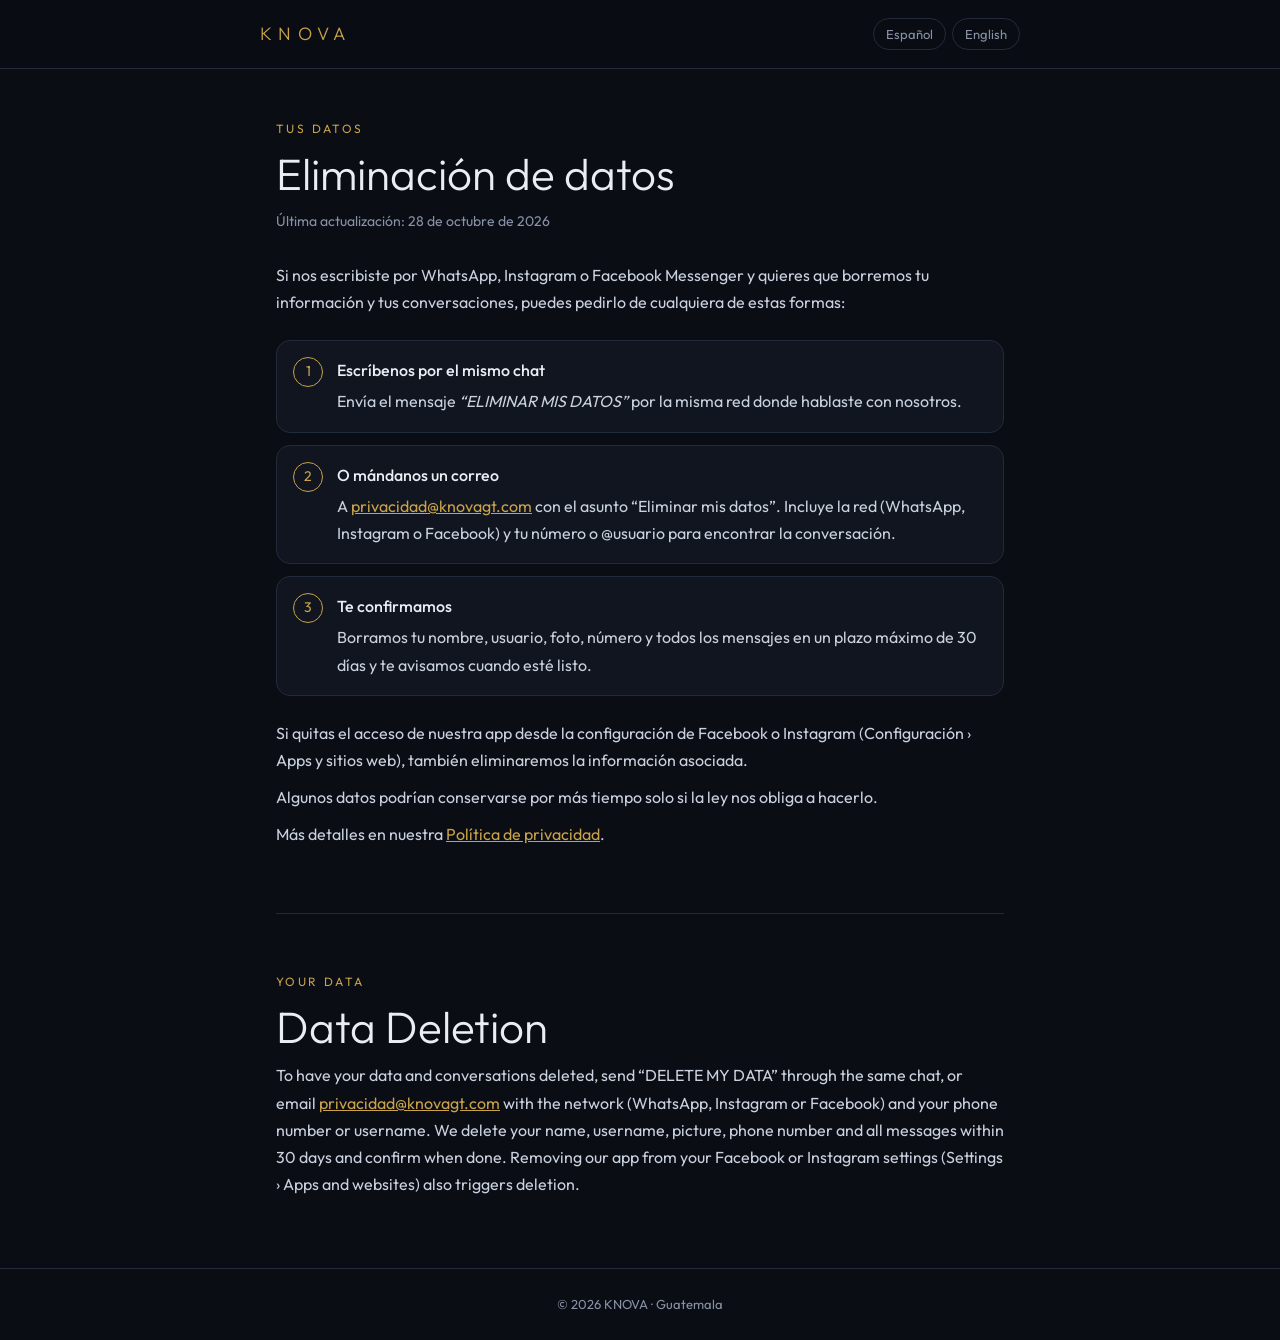
<file: eliminar-datos.html>
<!doctype html>
<html lang="es">
<head>
<meta charset="utf-8">
<meta name="viewport" content="width=device-width,initial-scale=1">
<title>Eliminación de datos · KNOVA</title>
<meta name="description" content="Cómo pedir que KNOVA elimine tus datos y conversaciones.">
<link href="https://fonts.googleapis.com/css2?family=Outfit:wght@300;400;500;600&display=swap" rel="stylesheet">
<link rel="stylesheet" href="legal.css">
</head>
<body>
<header><a href="/" class="logo">KNOVA</a><nav><a href="#es" class="on">Español</a><a href="#en">English</a></nav></header>

<main>
<article id="es">
  <p class="kicker">Tus datos</p>
  <h1>Eliminación de datos</h1>
  <p class="date">Última actualización: 28 de octubre de 2026</p>

  <p>Si nos escribiste por WhatsApp, Instagram o Facebook Messenger y quieres que borremos tu información y tus conversaciones, puedes pedirlo de cualquiera de estas formas:</p>

  <div class="steps">
    <div class="step"><span>1</span><div><strong>Escríbenos por el mismo chat</strong><p>Envía el mensaje <em>“ELIMINAR MIS DATOS”</em> por la misma red donde hablaste con nosotros.</p></div></div>
    <div class="step"><span>2</span><div><strong>O mándanos un correo</strong><p>A <a href="mailto:privacidad@knovagt.com?subject=Eliminar%20mis%20datos">privacidad@knovagt.com</a> con el asunto “Eliminar mis datos”. Incluye la red (WhatsApp, Instagram o Facebook) y tu número o @usuario para encontrar la conversación.</p></div></div>
    <div class="step"><span>3</span><div><strong>Te confirmamos</strong><p>Borramos tu nombre, usuario, foto, número y todos los mensajes en un plazo máximo de 30 días y te avisamos cuando esté listo.</p></div></div>
  </div>

  <p>Si quitas el acceso de nuestra app desde la configuración de Facebook o Instagram (Configuración › Apps y sitios web), también eliminaremos la información asociada.</p>
  <p>Algunos datos podrían conservarse por más tiempo solo si la ley nos obliga a hacerlo.</p>
  <p>Más detalles en nuestra <a href="privacidad.html">Política de privacidad</a>.</p>
</article>

<article id="en">
  <p class="kicker">Your data</p>
  <h1>Data Deletion</h1>
  <p>To have your data and conversations deleted, send “DELETE MY DATA” through the same chat, or email <a href="mailto:privacidad@knovagt.com?subject=Delete%20my%20data">privacidad@knovagt.com</a> with the network (WhatsApp, Instagram or Facebook) and your phone number or username. We delete your name, username, picture, phone number and all messages within 30 days and confirm when done. Removing our app from your Facebook or Instagram settings (Settings › Apps and websites) also triggers deletion.</p>
</article>
</main>
<footer>© 2026 KNOVA · Guatemala</footer>
</body>
</html>
</file>
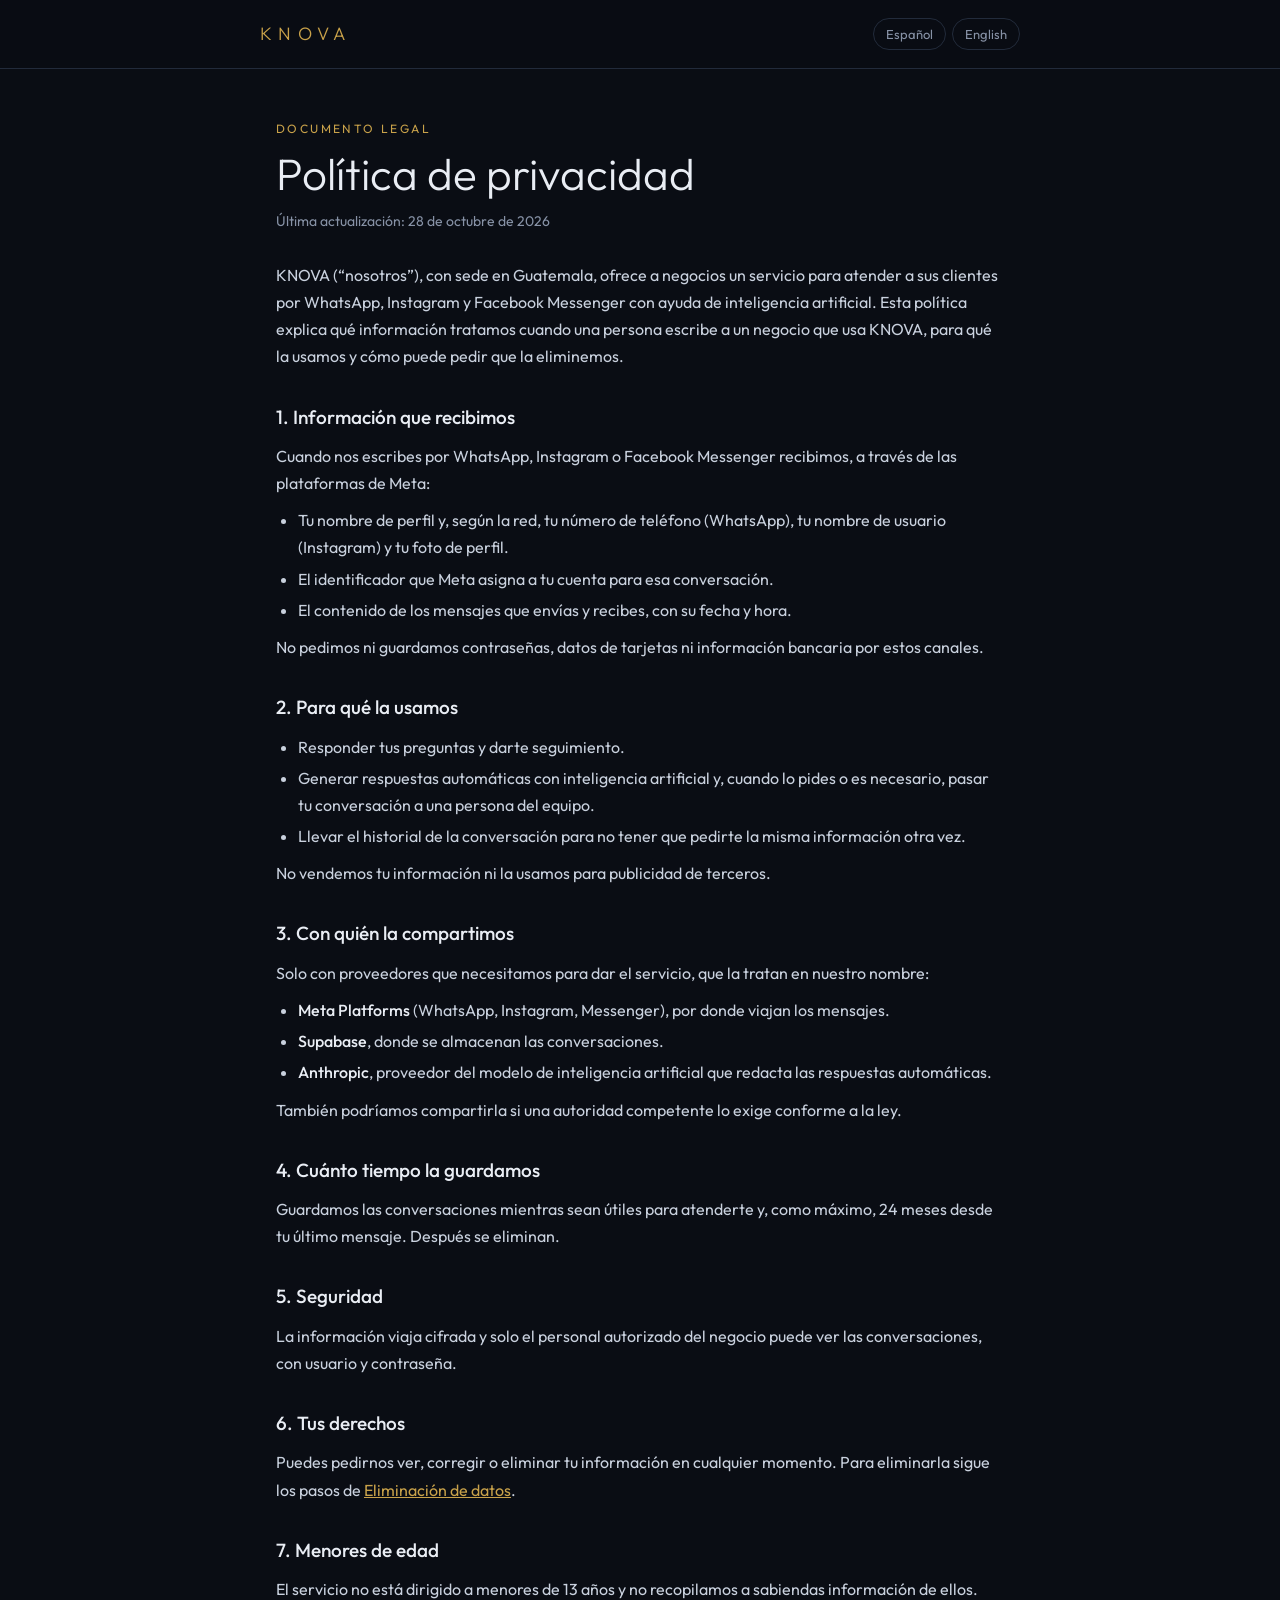
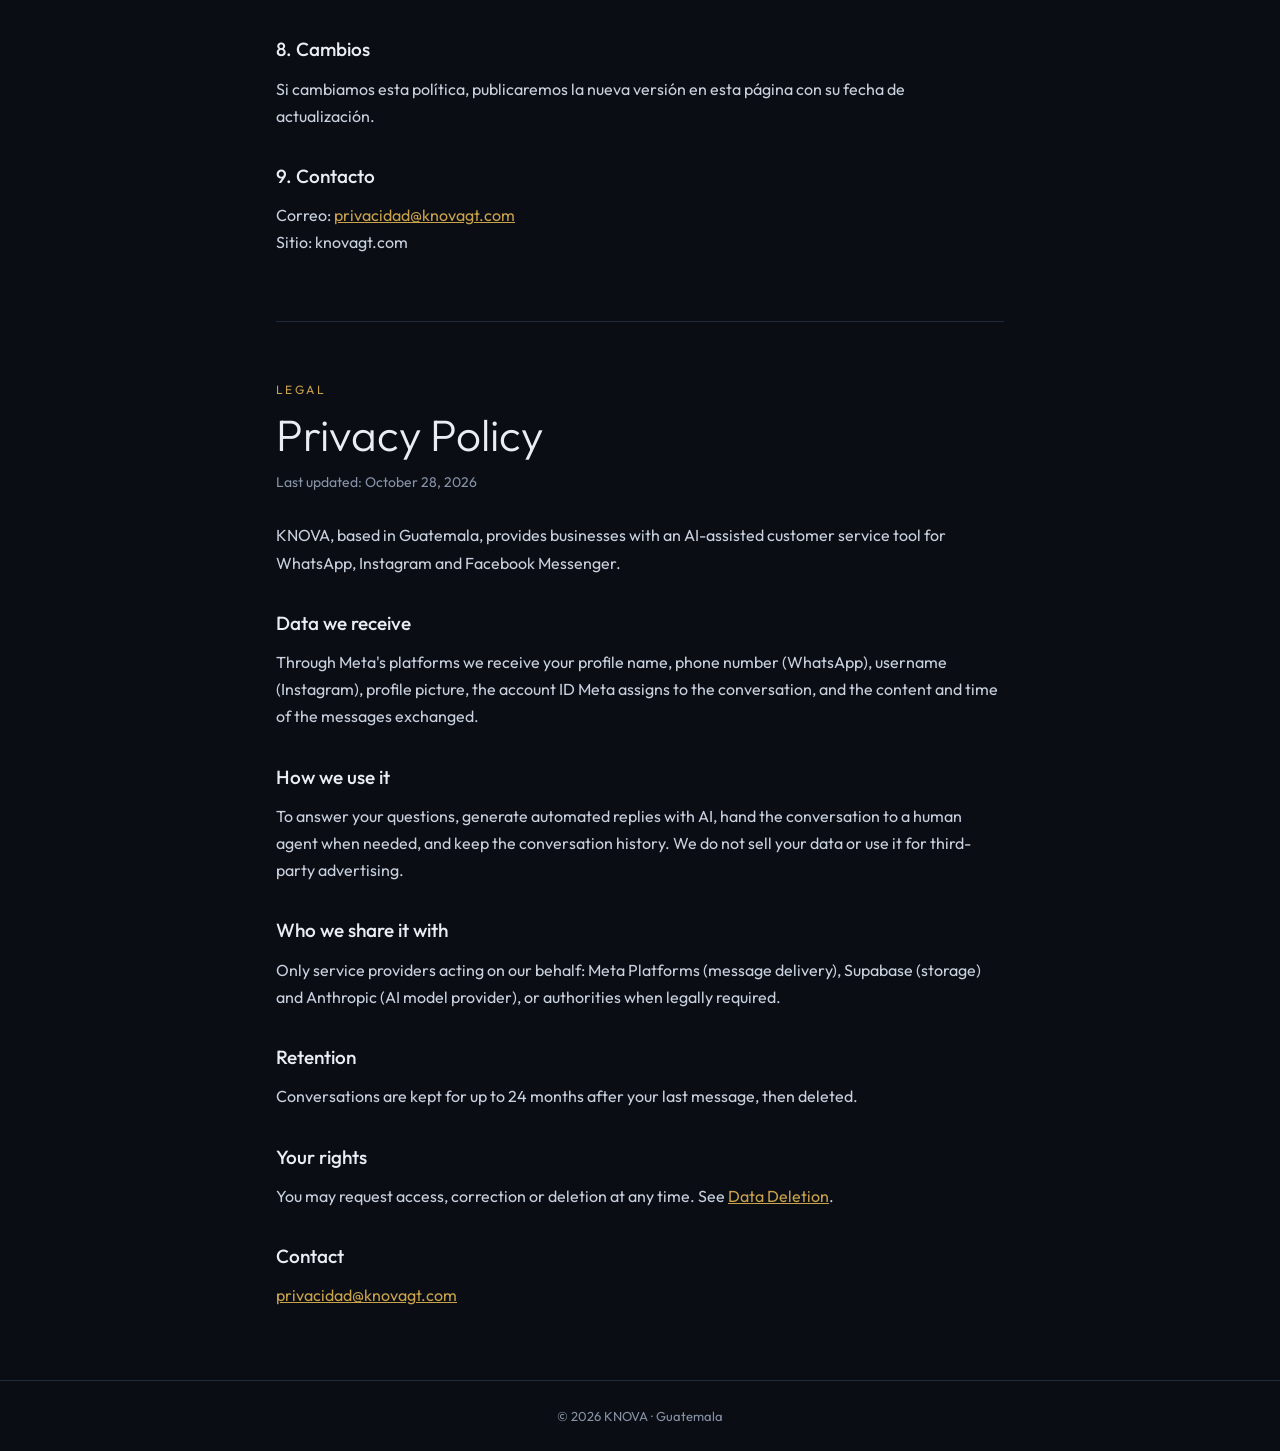
<file: privacidad.html>
<!doctype html>
<html lang="es">
<head>
<meta charset="utf-8">
<meta name="viewport" content="width=device-width,initial-scale=1">
<title>Política de privacidad · KNOVA</title>
<meta name="description" content="Política de privacidad de KNOVA para el servicio de atención por WhatsApp, Instagram y Facebook.">
<link href="https://fonts.googleapis.com/css2?family=Outfit:wght@300;400;500;600&display=swap" rel="stylesheet">
<link rel="stylesheet" href="legal.css">
</head>
<body>
<header><a href="/" class="logo">KNOVA</a><nav><a href="#es" class="on">Español</a><a href="#en">English</a></nav></header>

<main>
<article id="es">
  <p class="kicker">Documento legal</p>
  <h1>Política de privacidad</h1>
  <p class="date">Última actualización: 28 de octubre de 2026</p>

  <p>KNOVA (“nosotros”), con sede en Guatemala, ofrece a negocios un servicio para atender a sus clientes por WhatsApp, Instagram y Facebook Messenger con ayuda de inteligencia artificial. Esta política explica qué información tratamos cuando una persona escribe a un negocio que usa KNOVA, para qué la usamos y cómo puede pedir que la eliminemos.</p>

  <h2>1. Información que recibimos</h2>
  <p>Cuando nos escribes por WhatsApp, Instagram o Facebook Messenger recibimos, a través de las plataformas de Meta:</p>
  <ul>
    <li>Tu nombre de perfil y, según la red, tu número de teléfono (WhatsApp), tu nombre de usuario (Instagram) y tu foto de perfil.</li>
    <li>El identificador que Meta asigna a tu cuenta para esa conversación.</li>
    <li>El contenido de los mensajes que envías y recibes, con su fecha y hora.</li>
  </ul>
  <p>No pedimos ni guardamos contraseñas, datos de tarjetas ni información bancaria por estos canales.</p>

  <h2>2. Para qué la usamos</h2>
  <ul>
    <li>Responder tus preguntas y darte seguimiento.</li>
    <li>Generar respuestas automáticas con inteligencia artificial y, cuando lo pides o es necesario, pasar tu conversación a una persona del equipo.</li>
    <li>Llevar el historial de la conversación para no tener que pedirte la misma información otra vez.</li>
  </ul>
  <p>No vendemos tu información ni la usamos para publicidad de terceros.</p>

  <h2>3. Con quién la compartimos</h2>
  <p>Solo con proveedores que necesitamos para dar el servicio, que la tratan en nuestro nombre:</p>
  <ul>
    <li><strong>Meta Platforms</strong> (WhatsApp, Instagram, Messenger), por donde viajan los mensajes.</li>
    <li><strong>Supabase</strong>, donde se almacenan las conversaciones.</li>
    <li><strong>Anthropic</strong>, proveedor del modelo de inteligencia artificial que redacta las respuestas automáticas.</li>
  </ul>
  <p>También podríamos compartirla si una autoridad competente lo exige conforme a la ley.</p>

  <h2>4. Cuánto tiempo la guardamos</h2>
  <p>Guardamos las conversaciones mientras sean útiles para atenderte y, como máximo, 24 meses desde tu último mensaje. Después se eliminan.</p>

  <h2>5. Seguridad</h2>
  <p>La información viaja cifrada y solo el personal autorizado del negocio puede ver las conversaciones, con usuario y contraseña.</p>

  <h2>6. Tus derechos</h2>
  <p>Puedes pedirnos ver, corregir o eliminar tu información en cualquier momento. Para eliminarla sigue los pasos de <a href="eliminar-datos.html">Eliminación de datos</a>.</p>

  <h2>7. Menores de edad</h2>
  <p>El servicio no está dirigido a menores de 13 años y no recopilamos a sabiendas información de ellos.</p>

  <h2>8. Cambios</h2>
  <p>Si cambiamos esta política, publicaremos la nueva versión en esta página con su fecha de actualización.</p>

  <h2>9. Contacto</h2>
  <p>Correo: <a href="mailto:privacidad@knovagt.com">privacidad@knovagt.com</a><br>Sitio: knovagt.com</p>
</article>

<article id="en">
  <p class="kicker">Legal</p>
  <h1>Privacy Policy</h1>
  <p class="date">Last updated: October 28, 2026</p>
  <p>KNOVA, based in Guatemala, provides businesses with an AI-assisted customer service tool for WhatsApp, Instagram and Facebook Messenger.</p>
  <h2>Data we receive</h2>
  <p>Through Meta's platforms we receive your profile name, phone number (WhatsApp), username (Instagram), profile picture, the account ID Meta assigns to the conversation, and the content and time of the messages exchanged.</p>
  <h2>How we use it</h2>
  <p>To answer your questions, generate automated replies with AI, hand the conversation to a human agent when needed, and keep the conversation history. We do not sell your data or use it for third-party advertising.</p>
  <h2>Who we share it with</h2>
  <p>Only service providers acting on our behalf: Meta Platforms (message delivery), Supabase (storage) and Anthropic (AI model provider), or authorities when legally required.</p>
  <h2>Retention</h2>
  <p>Conversations are kept for up to 24 months after your last message, then deleted.</p>
  <h2>Your rights</h2>
  <p>You may request access, correction or deletion at any time. See <a href="eliminar-datos.html#en">Data Deletion</a>.</p>
  <h2>Contact</h2>
  <p><a href="mailto:privacidad@knovagt.com">privacidad@knovagt.com</a></p>
</article>
</main>
<footer>© 2026 KNOVA · Guatemala</footer>
</body>
</html>
</file>
<file: legal.css>
:root{--bg:#0a0d14;--panel:#10151f;--line:#222b3b;--text:#e9edf4;--muted:#8792a6;--gold:#c9a24a}
*{box-sizing:border-box;margin:0;padding:0}
body{background:var(--bg);color:var(--text);font:16px/1.7 Outfit,system-ui,sans-serif}
a{color:var(--gold)}
header{display:flex;align-items:center;justify-content:space-between;gap:16px;padding:18px max(16px,calc(50vw - 380px));border-bottom:1px solid var(--line);position:sticky;top:0;background:#0a0d14ee;backdrop-filter:blur(8px)}
.logo{font-weight:300;letter-spacing:.35em;text-decoration:none;font-size:18px}
nav{display:flex;gap:6px}
nav a{font-size:13px;text-decoration:none;color:var(--muted);border:1px solid var(--line);border-radius:99px;padding:4px 12px}
nav a:hover{color:var(--gold);border-color:var(--gold)}
main{max-width:760px;margin:0 auto;padding:40px 16px 60px}
article+article{margin-top:64px;padding-top:48px;border-top:1px solid var(--line)}
.kicker{color:var(--gold);font-size:12px;letter-spacing:.2em;text-transform:uppercase}
h1{font-weight:300;font-size:clamp(30px,6vw,44px);line-height:1.15;margin:6px 0 4px}
.date{color:var(--muted);font-size:14px;margin-bottom:28px}
h2{font-weight:500;font-size:19px;margin:30px 0 8px}
p{margin:10px 0;color:#c9d1de}
ul{margin:10px 0 10px 22px;color:#c9d1de}
li{margin:4px 0}
strong{color:var(--text);font-weight:500}
.steps{display:grid;gap:12px;margin:24px 0}
.step{display:flex;gap:14px;background:var(--panel);border:1px solid var(--line);border-radius:14px;padding:16px}
.step>span{flex:none;width:30px;height:30px;border-radius:50%;border:1px solid var(--gold);color:var(--gold);display:grid;place-items:center;font-size:14px}
.step p{margin:4px 0 0}
footer{text-align:center;color:var(--muted);font-size:13px;padding:24px;border-top:1px solid var(--line)}
</file>
